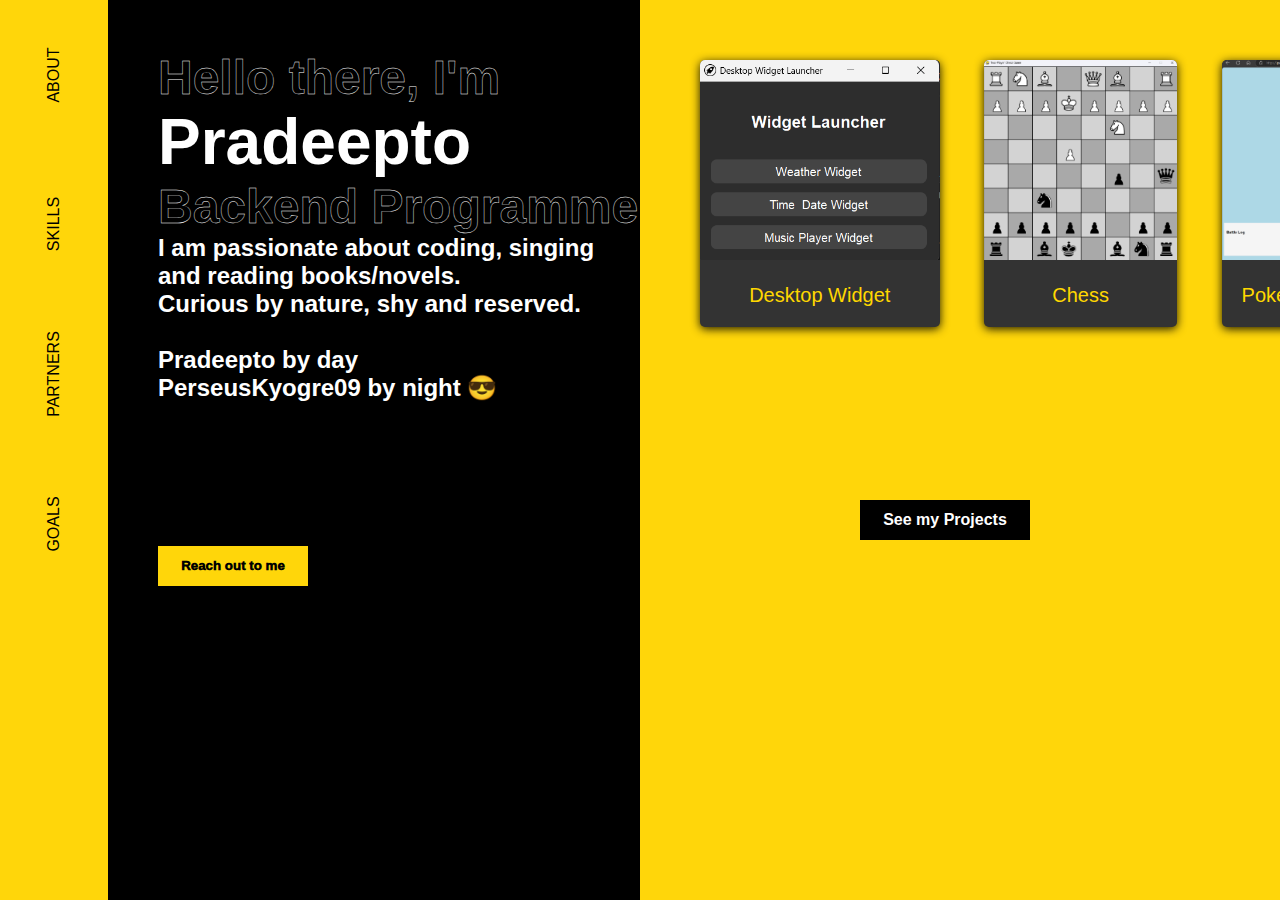
<file: index.html>
<!DOCTYPE html>
<html lang="en">
<head>
    <meta charset="UTF-8">
    <meta name="viewport" content="width=device-width, initial-scale=1.0">
    <title>Portfolio</title>
    <link rel="stylesheet" href="styles.css">
    <link rel="stylesheet" href="https://cdnjs.cloudflare.com/ajax/libs/font-awesome/6.5.1/css/all.min.css" integrity="sha512-DTOQO9RWCH3ppGqcWaEA1BIZOC6xxalwEsw9c2QQeAIftl+Vegovlnee1c9QX4TctnWMn13TZye+giMm8e2LwA==" crossorigin="anonymous" referrerpolicy="no-referrer" />
</head>
<body>
    <div id="main">
        <div id="y1">
            <div class="nav" id="about"><a href="about.html" target="_main" style="text-decoration: none;color:inherit">ABOUT</a></div>
            <div class="nav" id="skills">
              <a href="skills.html" target="_main" style="text-decoration: none;color:inherit">SKILLS</a>
            </div>          
            <div class="nav" id="partners"><a href="404.html" target="_main" style="text-decoration: none;color:inherit">PARTNERS</a></div>
            <div class="nav" id="goals"><a href="goals.html" target="_main" style="text-decoration: none;color:inherit">GOALS</a></div>
            <div id="icons">
              <a target="_blank" href="https://www.instagram.com/pradeepto.pal/">
                  <i class="fa-brands fa-instagram fa-lg"></i>
              </a>
              <a target="_blank" href="https://github.com/PerseusKyogre09">
                  <i class="fa-brands fa-github fa-lg"></i>
              </a>
              <a target="_blank" href="https://www.linkedin.com/in/pradeeptopal/">
                  <i class="fa-brands fa-linkedin fa-lg"></i>
              </a>
              <a target="_blank" href="https://x.com/KyogrePerseus/">
                <i class="fa-brands fa-x-twitter fa-lg"></i>
              </a>
          </div>
        </div>
    
        <div id="b">
            <pre id="one"><h2>Hello there, I'm</h2><h1>Pradeepto</h1><h2>Backend Programmer.</h2></pre>
            <pre id="two">I am passionate about coding, singing<br>and reading books/novels. <br>Curious by nature, shy and reserved. <br><br>Pradeepto by day<br>PerseusKyogre09 by night 😎
            </pre><br><br><br>
                <a href="contact.html" target="_main"><button id="b-button">Reach out to me</button></a>
        </div>
        <div id="y2">
            <div class="marquee-div">
              <div class="project-container">
                <div class="marquee">
                  <div class="project-card">
                    <img src="images/Widget.png" alt="Project 2">
                    <div class="project-card-content">
                      Desktop Widget
                    </div>
                  </div>
                  <div class="project-card">
                    <img src="images/chess.png" alt="Project 1">
                    <div class="project-card-content">
                      Chess
                    </div>
                  </div>
                  <div class="project-card">
                    <img src="images/pbattle.png" alt="Project 3">
                    <div class="project-card-content">
                      Pokemon Battle Simulator
                    </div>
                  </div>
                </div>
              </div>
            </div>
            <a href="work.html" target="_main"><button href="work.html" id="y2-button">See my Projects</button></a>
          </div>
    </div>
</body>
</html>
</file>
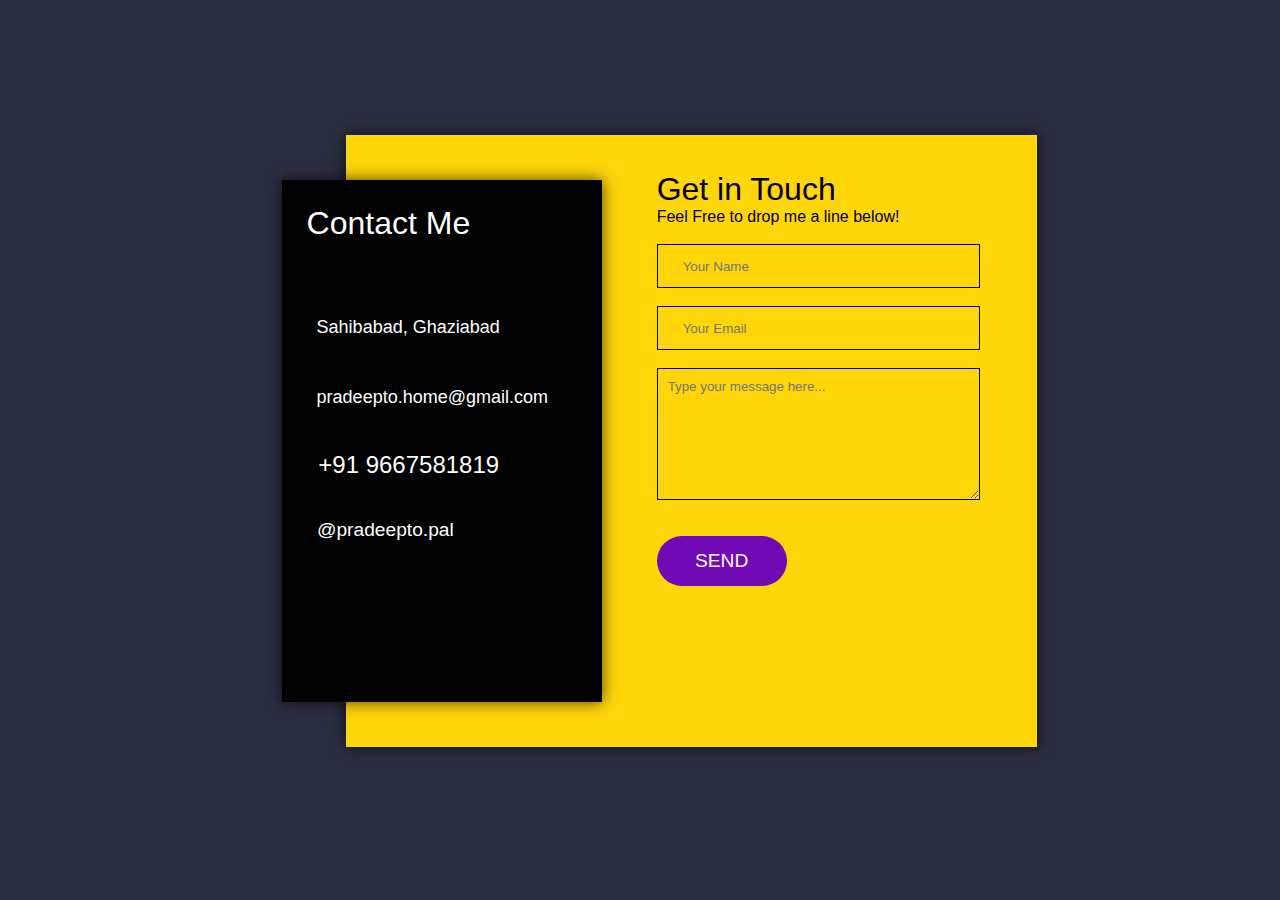
<file: contact.html>
<!DOCTYPE html>
<html lang="en">
<head>
    <meta charset="UTF-8">
    <meta name="viewport" content="width=device-width, initial-scale=1.0">
    <title>CONTACT</title>
    <link rel="stylesheet" href="contact.css">
    <link rel="stylesheet" href="https://cdnjs.cloudflare.com/ajax/libs/font-awesome/6.5.1/css/all.min.css" integrity="sha512-DTOQO9RWCH3ppGqcWaEA1BIZOC6xxalwEsw9c2QQeAIftl+Vegovlnee1c9QX4TctnWMn13TZye+giMm8e2LwA==" crossorigin="anonymous" referrerpolicy="no-referrer" />
</head>
<body>
    <div id="back">
        <div id="b-main">
            <div id="left"></div>
            <div id="right"><br><br>
                  <div><a id=get>Get in Touch</a></div>
                   <div><a id=feel>Feel Free to drop me a line below!</a></div><br>
                  <div id="type">
                    <input id="name" type="text" placeholder="Your Name"><br>
                    <input id="email" type="email" placeholder="Your Email"><br>
                    <textarea id="message" type="text" placeholder="Type your message here..."></textarea><br><br>
                    <button id="send">SEND</button>
                   </div>
            </div>
        </div>
        <div id="f-main">
            <div id="contact">Contact Me</div>
            <div id="details">
                <i class="fa-solid fa-location-dot"></i>
                <a style="color:white;font-size:large">&nbsp;Sahibabad, Ghaziabad<br><br><br></a>
                <i class="fa-regular fa-envelope"></i>
                <a style="color:white;font-size:large">&nbsp;pradeepto.home@gmail.com<br><br><br></a>
                <i class="fa-solid fa-phone"></i>
                <a style="color:white;font-size:x-large">&nbsp;+91 9667581819<br><br></a>
                <i class="fa-brands fa-instagram"></i>
                <a style="color:white;font-size:larger">&nbsp;@pradeepto.pal</a>    
            </div>
        </div>
    </div>
</body>
</html>
</file>
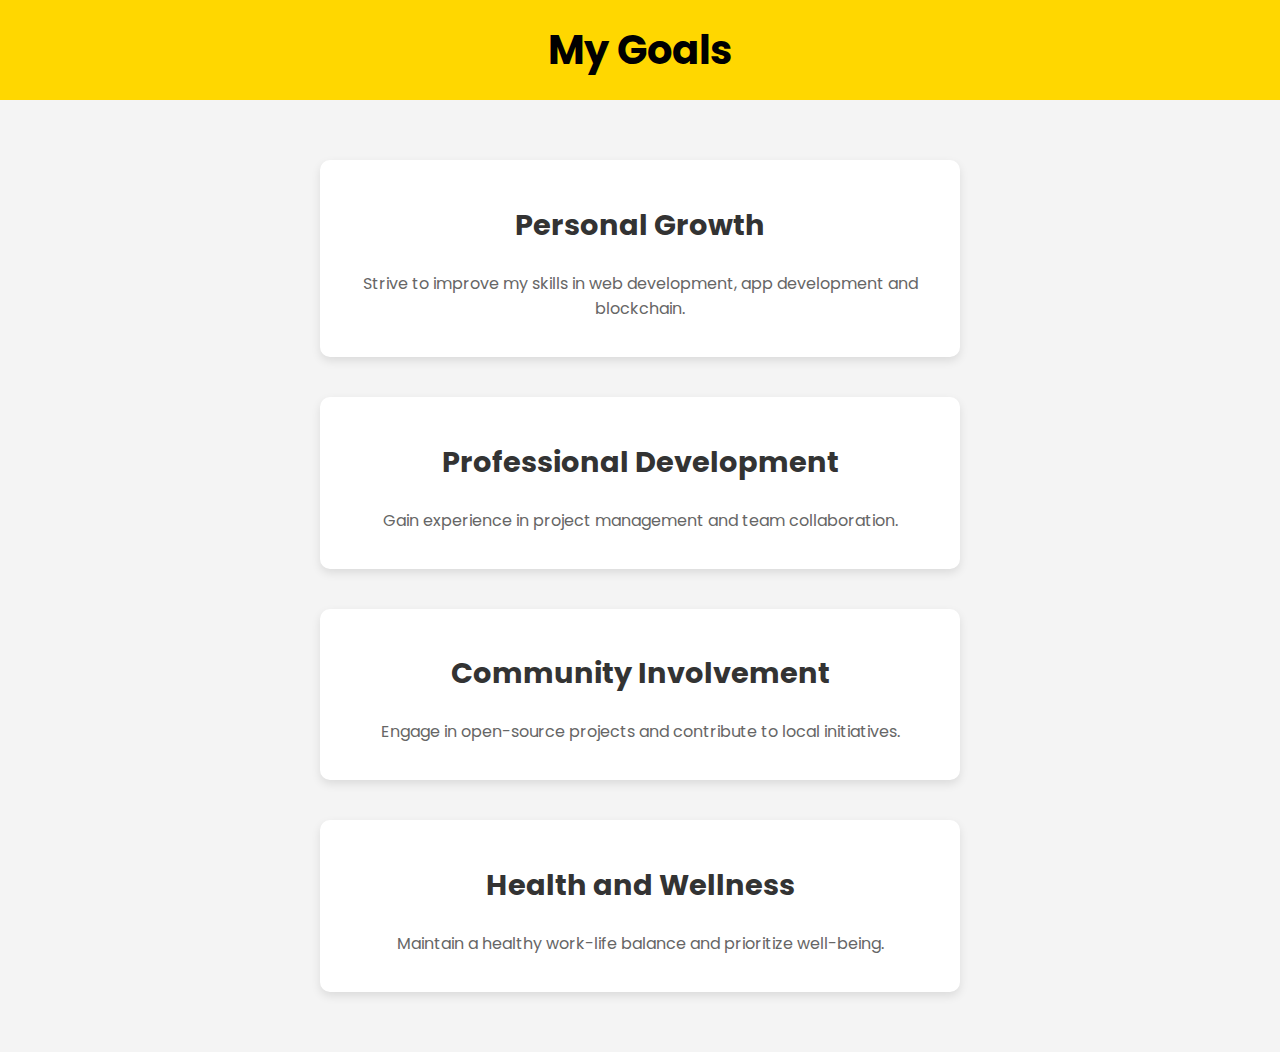
<file: goals.html>
<!DOCTYPE html>
<html lang="en">
<head>
    <meta charset="UTF-8" />
    <meta name="viewport" content="width=device-width, initial-scale=1.0" />
    <title>Goals - My Portfolio</title>
    <link rel="preconnect" href="https://fonts.googleapis.com" />
    <link rel="preconnect" href="https://fonts.gstatic.com" crossorigin />
    <link
      href="https://fonts.googleapis.com/css2?family=Poppins:wght@400;700&display=swap"
      rel="stylesheet"
    />
    <link rel="stylesheet" href="goals.css" />
</head>
<body>
    <header>
        <h1>My Goals</h1>
    </header>
    <div class="goals-container">
        <div class="goal">
            <h2>Personal Growth</h2>
            <p>Strive to improve my skills in web development, app development and blockchain.</p>
        </div>
        <div class="goal">
            <h2>Professional Development</h2>
            <p>Gain experience in project management and team collaboration.</p>
        </div>
        <div class="goal">
            <h2>Community Involvement</h2>
            <p>Engage in open-source projects and contribute to local initiatives.</p>
        </div>
        <div class="goal">
            <h2>Health and Wellness</h2>
            <p>Maintain a healthy work-life balance and prioritize well-being.</p>
        </div>
    </div>
</body>
</html>
</file>
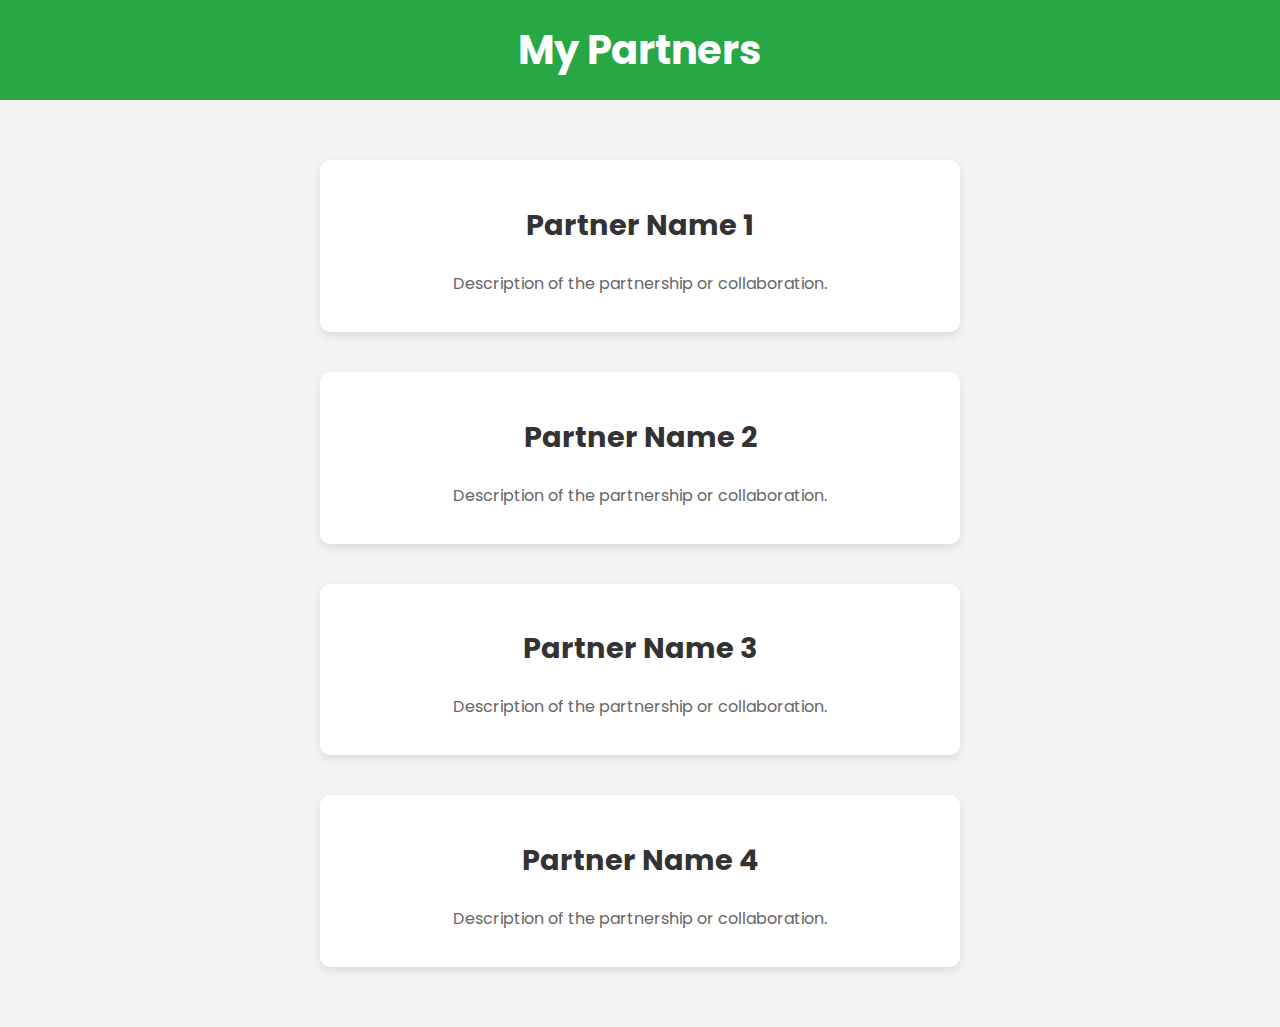
<file: partners.html>
<!DOCTYPE html>
<html lang="en">
<head>
    <meta charset="UTF-8" />
    <meta name="viewport" content="width=device-width, initial-scale=1.0" />
    <link rel="stylesheet" href="partners.css">
    <title>Partners - My Portfolio</title>
    <link rel="preconnect" href="https://fonts.googleapis.com" />
    <link rel="preconnect" href="https://fonts.gstatic.com" crossorigin />
    <link
      href="https://fonts.googleapis.com/css2?family=Poppins:wght@400;700&display=swap"
      rel="stylesheet"
    />
    <link rel="stylesheet" href="partners.css" />
</head>
<body>
    <header>
        <h1>My Partners</h1>
    </header>
    <div class="partners-container">
        <div class="partner">
            <h2>Partner Name 1</h2>
            <p>Description of the partnership or collaboration.</p>
        </div>
        <div class="partner">
            <h2>Partner Name 2</h2>
            <p>Description of the partnership or collaboration.</p>
        </div>
        <div class="partner">
            <h2>Partner Name 3</h2>
            <p>Description of the partnership or collaboration.</p>
        </div>
        <div class="partner">
            <h2>Partner Name 4</h2>
            <p>Description of the partnership or collaboration.</p>
        </div>
    </div>
</body>
</html>
</file>
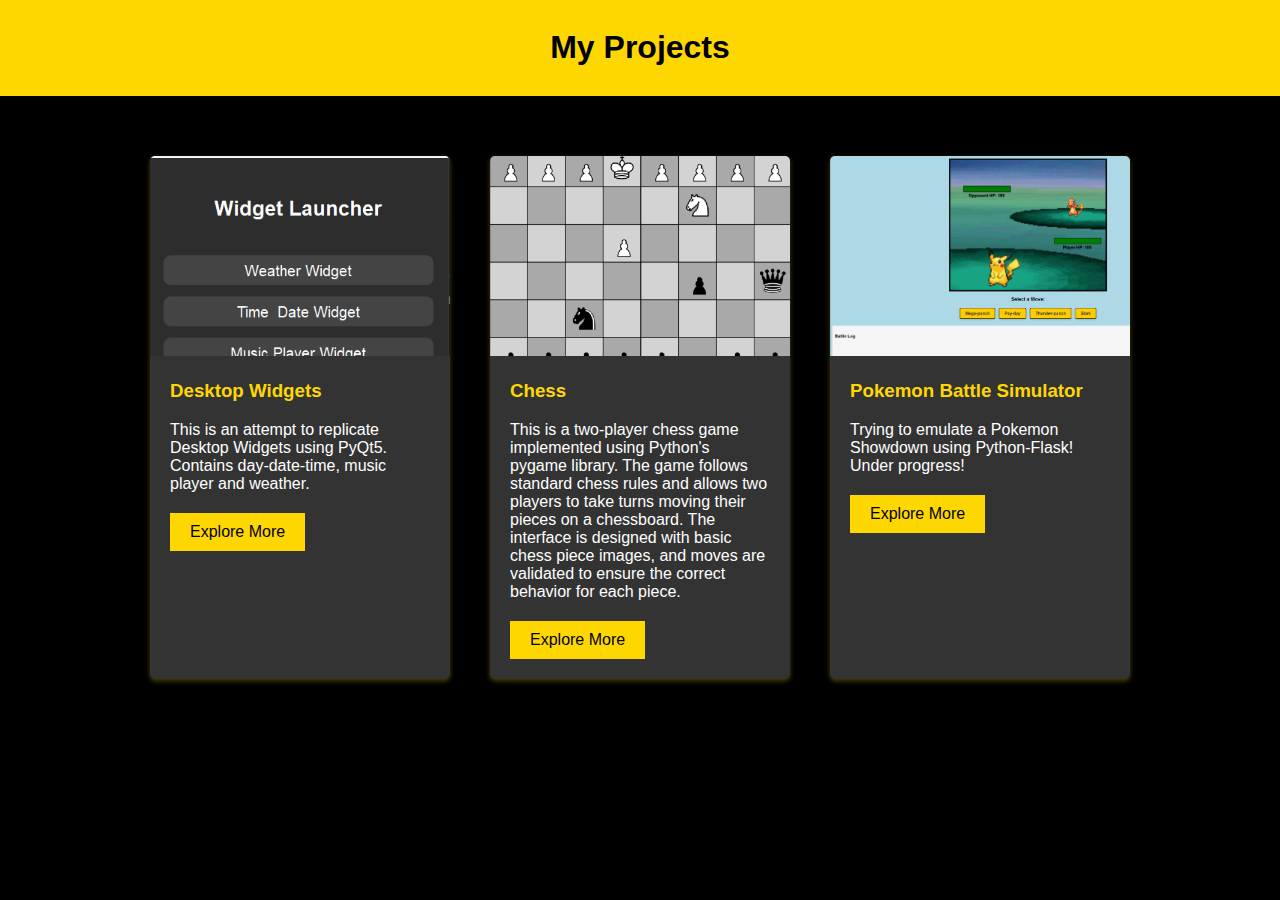
<file: work.html>
<!DOCTYPE html>
<html lang="en">
<head>
    <meta charset="UTF-8">
    <meta name="viewport" content="width=device-width, initial-scale=1.0">
    <title>My Projects</title>
    <link rel="stylesheet" href="work.css">
</head>
<body>
    <header>
        <h1>My Projects</h1>
    </header>

    <div class="project-container">
        <div class="project-card">
            <img src="images/Widget.png" alt="Project 1">
            <div class="project-card-content">
                <h3>Desktop Widgets</h3>
                <p>This is an attempt to replicate Desktop Widgets using PyQt5. Contains day-date-time, music player and weather.</p>
                <a href="https://github.com/PerseusKyogre09/desktop-widgets">Explore More</a>
            </div>
        </div>

        <div class="project-card">
            <img src="images/chess.png" alt="Project 2">
            <div class="project-card-content">
                <h3>Chess</h3>
                <p>This is a two-player chess game implemented using Python's pygame library. The game follows standard chess rules and allows two players to take turns moving their pieces on a chessboard. The interface is designed with basic chess piece images, and moves are validated to ensure the correct behavior for each piece.</p>
                <a href="https://github.com/PerseusKyogre09/Chess">Explore More</a>
            </div>
        </div>

        <div class="project-card">
            <img src="images/pbattle.png" alt="Project 3">
            <div class="project-card-content">
                <h3>Pokemon Battle Simulator</h3>
                <p>Trying to emulate a Pokemon Showdown using Python-Flask! Under progress!</p>
                <a href="https://github.com/PerseusKyogre09/pokemon-battle-sim">Explore More</a>
            </div>
        </div>
    </div>
</body>
</html>
</file>
<file: styles.css>
* {
    margin: 0;
    font-family: "Poppins", sans-serif;
  }
  #main {
    height: 100%;
    width: 100%;
    display: flex;
    flex-direction: row;
  }
  #y1 {
    background-color: #ffd60a;
    height: 100vh;
    width: 10vw;
    display: flex;
    flex-direction: column;
    align-items: center;
    justify-content: space-around;
  }
  .nav {
    transform: rotate(270deg);
    transition: all 0.5s ease 0s;
  }
  #about:hover {
    scale: 1.2;
  }
  #skills:hover {
    scale: 1.2;
  }
  #partners:hover {
    scale: 1.2;
  }
  #goals:hover {
    scale: 1.2;
  }
  
  #icons {
    height: 170px;
    width: 50px;
    display: flex;
    flex-direction: column;
    align-items: center;
    justify-content: space-evenly;
  }
  #insta {
    font-size: 1.5rem;
    color: black;
    transition: all 0.5s ease;
  }
  #insta:hover {
    color: #e1306c;
    scale: 1.3;
  }
  #github {
    font-size: 1.5rem;
    color: black;
    transition: all 0.5s ease;
  }
  #github:hover {
    color: #171515;
    scale: 1.3;
  }
  #linkedin {
    font-size: 1.5rem;
    color: black;
    transition: all 0.5s ease;
  }
  #linkedin:hover {
    color: #0072b1;
    scale: 1.3;
  }
  #b {
    font-size: xx-large;
    font-weight: bolder;
    color: white;
    padding: 50px;
    background-color: black;
    height: auto;
    width: 40vw;
    overflow: hidden;
  }
  #one {
    font-size: xx-large;
    font-weight: bolder;
    color: white;
  }
  #two {
    font-size: x-large;
    font-weight: bolder;
    color: white;
  }
  h2 {
    -webkit-text-stroke: 0.4px white;
    color: transparent;
  }
  #b-button {
    background-color: #ffd60a;
    height: 40px;
    width: 150px;
    border: none;
    font-weight: 1000;
    transition: all 0.5s ease;
    cursor: pointer;
  }
  #b-button:hover {
    scale: 1.1;
    border: 2px solid white;
  }
  #y2 {
    background-color: #ffd60a;
    height: 100vh;
    width: 50vw;
  
  }
  #y2-button {
    background-color: black;
    border: none;
    color: white;
    font-size: medium;
    font-weight: 900;
    height: 40px;
    width: 170px;
    position: absolute;
    right: 250px;
    top: 500px;
    transition: all 0.5s ease;
    cursor: pointer;
  }
  #y2-button:hover {
    scale: 1.1;
    border: 2px solid white;
  }
  
  .marquee-div {
    width: 100%;
    overflow: hidden;
  }
  
  .marquee {
    white-space: nowrap;
    display: inline-block;
    animation: marquee 15s linear infinite;
  }
  
  .project-container {
    padding: 40px;
    text-align: center;
  }
  
  .project-card {
    background-color: #333;
    border-radius: 5px;
    box-shadow: 0 2px 10px rgba(0, 0, 0, 0.9);
    margin: 20px;
    max-width: 300px;
    overflow: hidden;
    transition: transform 0.3s, box-shadow 0.3s;
    display: inline-block;
  }
  
  .project-card:hover {
    transform: translateY(-10px);
    box-shadow: 0 4px 15px rgba(0, 0, 0, 0.9);
  }
  
  .project-card img {
    width: 100%;
    height: 200px;
    object-fit: cover;
  }
  
  .project-card-content {
    padding: 20px;
    max-height: 150px;
    text-align: center;
    margin-top: 0;
    color: #ffd700;
    font-size: 20px;
    font-family: "Poppins", sans-serif;
  }
  
  @keyframes marquee {
    0% {
      transform: translateX(100%);
    }
    100% {
      transform: translateX(-100%);
    }
  }
</file>
<file: contact.css>
*{
    margin:0;
    font-family: "Poppins", sans-serif;
}
#back{
    height:100vh;
    width:100vw;
    background-color: #2b2d42;
}
#b-main{
    height: 68vh;
    width: 54vw;
    background-color: #ffd60a;
    box-shadow: 0 0 15px rgba(0,0,0,0.7);
    position: absolute;
    top:15%;
    left:27%;
    display:flex;
}
#left{
    height:100%;
    width:45%;
}
#right{
    height:100%;
    width:55%;  
}
#get{
    height:10%;
    width:auto;
    font-size: xx-large;
}
#feel{
    height:5%;
    width:auto;
    font-size: medium;
}
#type{
    height:69%;
    width: 85%;
    display: flex;
    flex-direction:column;
}
#name{
    height:40px;
    width: auto;
    padding-inline: 25px;
    background-color: #ffd60a;
    border:0.2px solid black;
}
#email{
    height:40px;
    width: auto;
    padding-inline: 25px;
    background-color: #ffd60a;
    border:0.2px solid black;
}
#message{
    height:120px;
    width: auto;    
    background-color: #ffd60a;
    border:0.2px solid black;
    padding: 10px 0 0 10px;
}
#send{
    background-color: #7209b7;
    border:none;
    color:white;
    height:50px;
    width:130px;
    border-radius: 30px;
    font-size: larger;
    transition: all 0.3s ease 0s;
    cursor: pointer;
}
#send:hover{
    scale:1.1;
}
input{
    outline:none;
}
textarea{
    outline: none;
}
#f-main{
    height:58vh;
    width:25vw;
    position:absolute;
    top:20%;
    left:22%;
    background-color:black;
    box-shadow: 0 0 15px rgba(0,0,0,0.7);
    position: absolute;
    display: flex;
    flex-direction: column;
}
#contact{
    height: 20%;
    width:auto;
    color:white;
    font-size: xx-large;
    padding:25px 0 0 25px;
}
#details{
    height:75%;
    width:auto;
    padding:2px 0 0 30px;
}
.fa-location-dot{
    color:white;
    font-size: x-large;
}
.fa-envelope{
    color:white;
    font-size: x-large;
}
.fa-phone{
    color:white;
    font-size: x-large;
}
.fa-instagram{
    color:white;
    font-size: xx-large;
}
</file>
<file: goals.css>
body {
  font-family: "Poppins", sans-serif;
  margin: 0;
  padding: 0;
  background-color: #f4f4f4;
  color: #333;
}

header {
  background-color: #ffd700;
  padding: 20px;
  text-align: center;
}

h1 {
  margin: 0;
  font-size: 2.5rem;
  color: #000;
}

.goals-container {
  display: flex;
  flex-direction: column;
  align-items: center;
  padding: 40px;
}

.goal {
  background-color: #fff;
  border-radius: 10px;
  box-shadow: 0 4px 10px rgba(0, 0, 0, 0.1);
  margin: 20px;
  padding: 20px;
  width: 80%;
  max-width: 600px;
  text-align: center;
  transition: transform 0.3s, box-shadow 0.3s;
}

.goal:hover {
  transform: translateY(-5px);
  box-shadow: 0 6px 15px rgba(0, 0, 0, 0.2);
}

h2 {
  font-size: 1.8rem;
  color: #333;
}

p {
  font-size: 1rem;
  color: #666;
}
</file>
<file: partners.css>
body {
  font-family: "Poppins", sans-serif;
  margin: 0;
  padding: 0;
  background-color: #f4f4f4;
  color: #333;
}

header {
  background-color: #28a745;
  padding: 20px;
  text-align: center;
}

h1 {
  margin: 0;
  font-size: 2.5rem;
  color: #fff;
}

.partners-container {
  display: flex;
  flex-direction: column;
  align-items: center;
  padding: 40px;
}

.partner {
  background-color: #fff;
  border-radius: 10px;
  box-shadow: 0 4px 10px rgba(0, 0, 0, 0.1);
  margin: 20px;
  padding: 20px;
  width: 80%;
  max-width: 600px;
  text-align: center;
  transition: transform 0.3s, box-shadow 0.3s;
}

.partner:hover {
  transform: translateY(-5px);
  box-shadow: 0 6px 15px rgba(0, 0, 0, 0.2);
}

h2 {
  font-size: 1.8rem;
  color: #333;
}

p {
  font-size: 1rem;
  color: #666;
}
</file>
<file: work.css>
body {
    font-family: "Poppins", sans-serif;
    margin: 0;
    padding: 0;
    background-color: #000;
    color: #fff;
}

header {
    background-color: #ffd700;
    color: #000;
    padding: 8px;
    text-align: center;
}

.project-container {
    display: flex;
    flex-wrap: wrap;
    justify-content: center;
    padding: 40px;
}

.project-card {
    background-color: #333;
    border-radius: 5px;
    box-shadow: 0 2px 5px rgba(255, 215, 0, 0.3);
    margin: 20px;
    max-width: 300px;
    overflow: hidden;
    transition: transform 0.3s, box-shadow 0.3s;
}

.project-card:hover {
    transform: translateY(-10px);
    box-shadow: 0 4px 10px rgba(255, 215, 0, 0.5);
}

.project-card img {
    width: 100%;
    height: 200px;
    object-fit: cover;
}

.project-card-content {
    padding: 20px;
}

.project-card-content h3 {
    margin-top: 0;
    color: #ffd700;
}

.project-card-content p {
    margin-bottom: 20px;
}

.project-card-content a {
    background-color: #ffd700;
    color: #000;
    display: inline-block;
    padding: 10px 20px;
    text-decoration: none;
    transition: background-color 0.3s;
}

.project-card-content a:hover {
    background-color: #ffee00;
}
</file>
